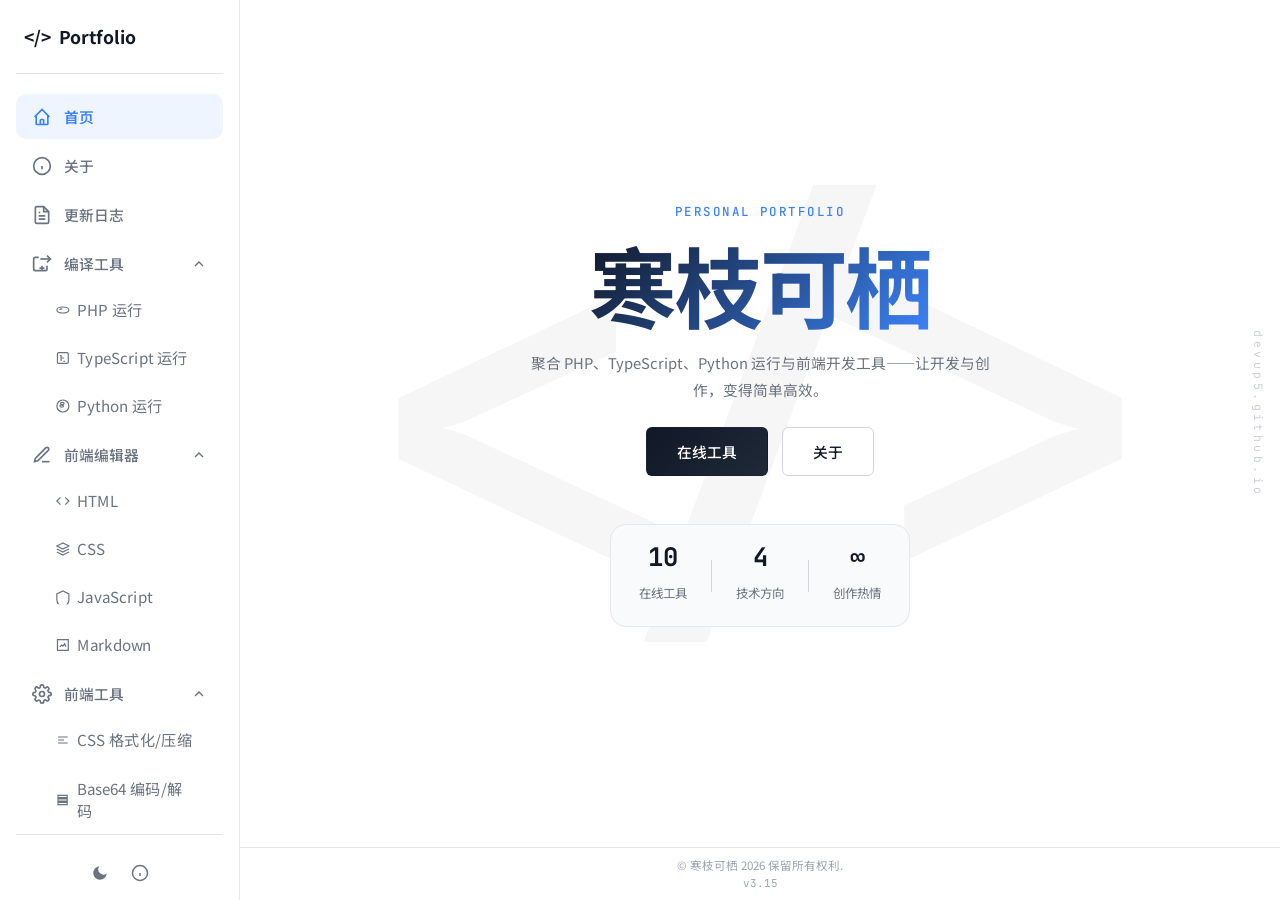
<file: index.html>
<!DOCTYPE html>
<html lang="zh-CN">
<head>
    <meta charset="UTF-8">
    <script>(function(){var s=localStorage.getItem('theme');var d=window.matchMedia('(prefers-color-scheme: dark)').matches;document.documentElement.setAttribute('data-theme',s||(d?'dark':'light'));})();</script>
    <meta name="viewport" content="width=device-width, initial-scale=1.0">
    <title>寒枝可栖 — Portfolio</title>
    <meta name="author" content="寒枝可栖">
    <meta name="robots" content="index, follow">
    <link rel="icon" href="home-icon.jpeg">
    <link rel="stylesheet" href="style/home.css">
    <link rel="stylesheet" href="style/visitor.css">
    <link rel="preconnect" href="https://fonts.googleapis.com" crossorigin>
    <link rel="preload" as="style" href="https://fonts.googleapis.com/css2?family=Noto+Sans+SC:wght@300;400;500;700&family=JetBrains+Mono:wght@400;500&display=swap" onload="this.onload=null;this.rel='stylesheet'">
    <noscript><link rel="stylesheet" href="https://fonts.googleapis.com/css2?family=Noto+Sans+SC:wght@300;400;500;700&family=JetBrains+Mono:wght@400;500&display=swap"></noscript>
</head>
<body>
    <div id="sidebarMount">
            <aside class="sidebar" id="sidebar">
                <div class="sidebar-top">
                    <button type="button" class="sidebar-logo" data-nav="//devup5.github.io/toolkit/home">
                        <span class="logo-mark">&lt;/&gt;</span>
                        <span class="logo-name">Portfolio</span>
                    </button>
                </div>
                <nav class="sidebar-nav">
                    <button type="button" class="sidebar-link active">
                        <svg viewBox="0 0 24 24" width="20" height="20" fill="none" stroke="currentColor" stroke-width="2"><path d="M3 12l2-2m0 0l7-7 7 7M5 10v10a1 1 0 001 1h3m10-11l2 2m-2-2v10a1 1 0 01-1 1h-3m-6 0a1 1 0 001-1v-4a1 1 0 011-1h2a1 1 0 011 1v4a1 1 0 001 1m-6 0h6"/></svg>
                        <span>首页</span>
                    </button>
                    <button type="button" class="sidebar-link" data-nav="//devup5.github.io/toolkit/home#about">
                        <svg viewBox="0 0 24 24" width="20" height="20" fill="none" stroke="currentColor" stroke-width="2"><circle cx="12" cy="12" r="10"/><path d="M12 16v-4M12 8h.01"/></svg>
                        <span>关于</span>
                    </button>
                    <button type="button" class="sidebar-link" data-nav="//devup5.github.io/toolkit/home#changelog">
                        <svg viewBox="0 0 24 24" width="20" height="20" fill="none" stroke="currentColor" stroke-width="2"><path d="M14 2H6a2 2 0 00-2 2v16a2 2 0 002 2h12a2 2 0 002-2V8z"/><path d="M14 2v6h6M16 13H8M16 17H8M10 9H8"/></svg>
                        <span>更新日志</span>
                    </button>
                    <div class="sidebar-dropdown open" id="dropdownCompile">
                        <button type="button" class="sidebar-link sidebar-dropdown-toggle" data-dropdown="compile">
                            <svg viewBox="0 0 24 24" width="20" height="20" fill="none" stroke="currentColor" stroke-width="2"><path d="M8 4H4a2 2 0 00-2 2v12a2 2 0 002 2h12a2 2 0 002-2v-4"/><path d="M18 2l4 4-4 4"/><path d="M22 6H10"/><path d="M12 14v6M9 17h6"/></svg>
                            <span>编译工具</span>
                            <svg class="dropdown-chevron" viewBox="0 0 24 24" width="16" height="16" fill="none" stroke="currentColor" stroke-width="2"><path d="M6 9l6 6 6-6"/></svg>
                        </button>
                        <div class="sidebar-dropdown-menu">
                            <button type="button" class="sidebar-sublink" data-nav="//devup5.github.io/toolkit/tools#php">
                                <svg viewBox="0 0 24 24" width="16" height="16" fill="none" stroke="currentColor" stroke-width="2"><ellipse cx="12" cy="12" rx="10" ry="5"/><path d="M7 12a2 2 0 012-2h2"/></svg>
                                <span>PHP 运行</span>
                            </button>
                            <button type="button" class="sidebar-sublink" data-nav="//devup5.github.io/toolkit/tools#typescript">
                                <svg viewBox="0 0 24 24" width="16" height="16" fill="none" stroke="currentColor" stroke-width="2"><rect x="3" y="3" width="18" height="18" rx="2"/><path d="M9 17V8H7M13 17c.5.5 2 .5 2.5 0M9 12h5"/></svg>
                                <span>TypeScript 运行</span>
                            </button>
                            <button type="button" class="sidebar-sublink" data-nav="//devup5.github.io/toolkit/tools#python">
                                <svg viewBox="0 0 24 24" width="16" height="16" fill="none" stroke="currentColor" stroke-width="2"><circle cx="12" cy="12" r="10"/><path d="M8 8c0-1.5 1.5-2 3-2s3 .5 3 2-1 2-3 2-3-.5-3-2z"/><path d="M10 14c1.5 0 3-.5 3-2s-1.5-2-3-2-3 .5-3 2 1.5 2 3 2z"/></svg>
                                <span>Python 运行</span>
                            </button>
                        </div>
                    </div>
                    <div class="sidebar-dropdown open" id="dropdownEditor">
                        <button type="button" class="sidebar-link sidebar-dropdown-toggle" data-dropdown="editor">
                            <svg viewBox="0 0 24 24" width="20" height="20" fill="none" stroke="currentColor" stroke-width="2"><path d="M12 20h9"/><path d="M16.5 3.5a2.121 2.121 0 013 3L7 19l-4 1 1-4L16.5 3.5z"/></svg>
                            <span>前端编辑器</span>
                            <svg class="dropdown-chevron" viewBox="0 0 24 24" width="16" height="16" fill="none" stroke="currentColor" stroke-width="2"><path d="M6 9l6 6 6-6"/></svg>
                        </button>
                        <div class="sidebar-dropdown-menu">
                            <button type="button" class="sidebar-sublink" data-nav="//devup5.github.io/toolkit/tools#html">
                                <svg viewBox="0 0 24 24" width="16" height="16" fill="none" stroke="currentColor" stroke-width="2"><polyline points="16 18 22 12 16 6"/><polyline points="8 6 2 12 8 18"/></svg>
                                <span>HTML</span>
                            </button>
                            <button type="button" class="sidebar-sublink" data-nav="//devup5.github.io/toolkit/tools#css">
                                <svg viewBox="0 0 24 24" width="16" height="16" fill="none" stroke="currentColor" stroke-width="2"><path d="M12 2L2 7l10 5 10-5-10-5z"/><path d="M2 17l10 5 10-5"/><path d="M2 12l10 5 10-5"/></svg>
                                <span>CSS</span>
                            </button>
                            <button type="button" class="sidebar-sublink" data-nav="//devup5.github.io/toolkit/tools#javascript">
                                <svg viewBox="0 0 24 24" width="16" height="16" fill="none" stroke="currentColor" stroke-width="2"><path d="M12 2L2 7v10c0 5.52 4.48 10 10 10s10-4.48 10-10V7L12 2z"/></svg>
                                <span>JavaScript</span>
                            </button>
                            <button type="button" class="sidebar-sublink" data-nav="//devup5.github.io/toolkit/tools#markdown">
                                <svg viewBox="0 0 24 24" width="16" height="16" fill="none" stroke="currentColor" stroke-width="2"><path d="M3 3h18v18H3zM7 15l3-3 2 2 3-4 2 5"/></svg>
                                <span>Markdown</span>
                            </button>
                        </div>
                    </div>
                    <div class="sidebar-dropdown open" id="dropdownFrontend">
                        <button type="button" class="sidebar-link sidebar-dropdown-toggle" data-dropdown="frontend">
                            <svg viewBox="0 0 24 24" width="20" height="20" fill="none" stroke="currentColor" stroke-width="2"><circle cx="12" cy="12" r="3"/><path d="M19.4 15a1.65 1.65 0 00.33 1.82l.06.06a2 2 0 010 2.83 2 2 0 01-2.83 0l-.06-.06a1.65 1.65 0 00-1.82-.33 1.65 1.65 0 00-1 1.51V21a2 2 0 01-4 0v-.09A1.65 1.65 0 009 19.4a1.65 1.65 0 00-1.82.33l-.06.06a2 2 0 01-2.83-2.83l.06-.06a1.65 1.65 0 00.33-1.82 1.65 1.65 0 00-1.51-1H3a2 2 0 010-4h.09A1.65 1.65 0 004.6 9a1.65 1.65 0 00-.33-1.82l-.06-.06a2 2 0 012.83-2.83l.06.06a1.65 1.65 0 001.82.33H9a1.65 1.65 0 001-1.51V3a2 2 0 014 0v.09a1.65 1.65 0 001 1.51 1.65 1.65 0 001.82-.33l.06-.06a2 2 0 012.83 2.83l-.06.06a1.65 1.65 0 00-.33 1.82V9a1.65 1.65 0 001.51 1H21a2 2 0 010 4h-.09a1.65 1.65 0 00-1.51 1z"/></svg>
                            <span>前端工具</span>
                            <svg class="dropdown-chevron" viewBox="0 0 24 24" width="16" height="16" fill="none" stroke="currentColor" stroke-width="2"><path d="M6 9l6 6 6-6"/></svg>
                        </button>
                        <div class="sidebar-dropdown-menu">
                            <button type="button" class="sidebar-sublink" data-nav="//devup5.github.io/toolkit/tools#css-fmt">
                                <svg viewBox="0 0 24 24" width="16" height="16" fill="none" stroke="currentColor" stroke-width="2"><path d="M4 7h16M4 12h10M4 17h16"/></svg>
                                <span>CSS 格式化/压缩</span>
                            </button>
                            <button type="button" class="sidebar-sublink" data-nav="//devup5.github.io/toolkit/tools#base64">
                                <svg viewBox="0 0 24 24" width="16" height="16" fill="none" stroke="currentColor" stroke-width="2"><path d="M4 4h16v4H4zM4 10h16v4H4zM4 16h16v4H4z"/><path d="M7 7h.01M7 13h.01M7 19h.01"/></svg>
                                <span>Base64 编码/解码</span>
                            </button>
                        </div>
                    </div>
                </nav>
                <div class="sidebar-bottom">
                    <div class="sidebar-links">
                        <button class="sidebar-icon-btn sidebar-theme" id="themeBtn" aria-label="切换主题" title="切换主题">
                            <svg class="ic-sun" viewBox="0 0 24 24" width="18" height="18"><circle cx="12" cy="12" r="5" fill="currentColor"/><path d="M12 1v2M12 21v2M4.22 4.22l1.42 1.42M18.36 18.36l1.42 1.42M1 12h2M21 12h2M4.22 19.78l1.42-1.42M18.36 5.64l1.42-1.42" stroke="currentColor" stroke-width="2" stroke-linecap="round"/></svg>
                            <svg class="ic-moon" viewBox="0 0 24 24" width="18" height="18"><path d="M21 12.79A9 9 0 1111.21 3 7 7 0 0021 12.79z" fill="currentColor"/></svg>
                        </button>
                        <button type="button" class="sidebar-icon-btn" data-nav="//devup5.github.io/toolkit/home#about" title="关于我">
                            <svg viewBox="0 0 24 24" width="18" height="18" fill="none" stroke="currentColor" stroke-width="2"><circle cx="12" cy="12" r="10"/><path d="M12 16v-4M12 8h.01"/></svg>
                        </button>
                    </div>
                    <p class="sidebar-copy">© 2026 devup5.github.io</p>
                </div>
                <button class="sidebar-burger" id="burger" aria-label="关闭菜单">
                    <svg viewBox="0 0 24 24" width="20" height="20" fill="none" stroke="currentColor" stroke-width="2"><path d="M18 6L6 18M6 6l12 12"/></svg>
                </button>
            </aside>
            <button class="sidebar-open-btn" id="sidebarOpen" aria-label="打开菜单">
                <svg viewBox="0 0 24 24" width="20" height="20" fill="none" stroke="currentColor" stroke-width="2"><path d="M3 12h18M3 6h18M3 18h18"/></svg>
            </button>
    </div>

    <div class="pages">
        <section class="page active">
            <div class="landing">
                <div class="landing-deco" aria-hidden="true">&lt;/&gt;</div>
                <div class="landing-brand-vertical" aria-hidden="true">devup5.github.io</div>
                <div class="landing-content">
                    <p class="landing-eyebrow">PERSONAL PORTFOLIO</p>
                    <h1 class="landing-title">
                        <span class="landing-title-fill">寒枝可栖</span>
                    </h1>
                    <p class="landing-desc">聚合 PHP、TypeScript、Python 运行与前端开发工具——让开发与创作，变得简单高效。</p>
                    <div class="landing-btns">
                        <button type="button" class="btn btn-dark" data-nav="//devup5.github.io/toolkit/tools#python">在线工具</button>
                        <button type="button" class="btn btn-light" data-nav="//devup5.github.io/toolkit/home#about">关于</button>
                    </div>
                    <div class="landing-stats">
                        <div class="stat-item">
                            <span class="stat-num">10</span>
                            <span class="stat-label">在线工具</span>
                        </div>
                        <div class="stat-sep"></div>
                        <div class="stat-item">
                            <span class="stat-num">4</span>
                            <span class="stat-label">技术方向</span>
                        </div>
                        <div class="stat-sep"></div>
                        <div class="stat-item">
                            <span class="stat-num">&infin;</span>
                            <span class="stat-label">创作热情</span>
                        </div>
                    </div>
                </div>
            </div>
        </section>
    </div>

    <div class="page-footer" id="pageFooter">
      <p>© 寒枝可栖 2026 保留所有权利.</p>
      <p>v3.15</p>
    </div>

    <script defer src="script/visitor.js"></script>
</body>
</html>
</file>
<file: style/home.css>
:root {color-scheme:light;--sidebar-w:240px;--footer-h:72px;--accent:#111827;--accent-2:#1f2937;--highlight:#3b82f6;--highlight-light:#60a5fa;--bg:#ffffff;--bg-alt:#f9fafb;--bg-card:#ffffff;--bg-input:#f3f4f6;--t1:#111827;--t2:#374151;--t3:#6b7280;--t4:#9ca3af;--line:#e5e7eb;--line-strong:#d1d5db;--sh-sm:0 1px 2px rgba(0,0,0,0.04);--sh-md:0 4px 12px rgba(0,0,0,0.06);--sh-lg:0 12px 28px rgba(0,0,0,0.1);--r-sm:6px;--r-md:10px;--r-lg:16px;--r-xl:20px;--r-full:999px;--sidebar-w:240px;--ease:cubic-bezier(0.4,0,0.2,1);--t-fast:150ms var(--ease);--t-base:250ms var(--ease);--t-slide:500ms var(--ease);}
[data-theme="dark"] {color-scheme:dark;--bg:#0f172a;--bg-alt:#1e293b;--bg-card:#1e293b;--bg-input:#334155;--t1:#f1f5f9;--t2:#cbd5e1;--t3:#94a3b8;--t4:#64748b;--line:#334155;--line-strong:#475569;--sh-sm:0 1px 2px rgba(0,0,0,0.3);--sh-md:0 4px 12px rgba(0,0,0,0.35);--sh-lg:0 12px 28px rgba(0,0,0,0.45);--highlight:#60a5fa;--highlight-light:#93c5fd;}
*,*::before,*::after {box-sizing:border-box;}
* {margin:0;padding:0;}
html,body {height:100%;overflow:hidden;}
html {background:var(--bg);}
body {font-family:'Noto Sans SC',-apple-system,BlinkMacSystemFont,sans-serif;font-size:18.4px;line-height:1.7;color:var(--t2);background:var(--bg);-webkit-font-smoothing:antialiased;}
img {max-width:100%;display:block;}
a {text-decoration:none;color:inherit;transition:color var(--t-fast);}
ul {list-style:none;}
button {font-family:inherit;cursor:pointer;border:none;background:none;color:inherit;}
iframe {border:none;}
textarea {font-family:inherit;}
::selection {background:var(--highlight);color:#fff;}
.sidebar {position:fixed;top:0;left:0;bottom:0;width:var(--sidebar-w);z-index:1000;background:var(--bg);border-right:1px solid var(--line);display:flex;flex-direction:column;padding:24px 16px;transition:transform var(--t-base);}
.sidebar-top {padding:0 8px 24px;border-bottom:1px solid var(--line);margin-bottom:20px;}
.sidebar-logo {display:flex;align-items:center;gap:8px;font-weight:700;font-size:1.1rem;color:var(--t1);cursor:pointer;font-family:inherit;background:none;border:none;padding:0;}
.sidebar-nav {display:flex;flex-direction:column;gap:4px;flex:1;}
.sidebar-link {display:flex;align-items:center;gap:12px;padding:12px 16px;font-size:0.92rem;font-weight:500;color:var(--t3);border-radius:var(--r-md);transition:all var(--t-fast);cursor:pointer;font-family:inherit;background:none;border:none;text-align:left;width:100%;}
.sidebar-link svg {flex-shrink:0;}
.sidebar-link:hover {color:var(--t1);background:var(--bg-alt);}
.sidebar-link.active {color:var(--highlight);background:rgba(59,130,246,0.08);font-weight:600;}
[data-theme="dark"] .sidebar-link.active {background:rgba(96,165,250,0.1);}
.sidebar-bottom {display:flex;flex-direction:column;align-items:center;gap:12px;padding-top:20px;border-top:1px solid var(--line);}
.sidebar-theme {width:36px;height:36px;display:flex;align-items:center;justify-content:center;border-radius:var(--r-sm);color:var(--t3);transition:all var(--t-fast);}
.sidebar-theme:hover {background:var(--bg-alt);color:var(--t1);}
.sidebar-links {display:flex;gap:4px;align-items:center;flex-wrap:wrap;justify-content:center;}
.sidebar-icon-btn {width:36px;height:36px;display:flex;align-items:center;justify-content:center;border-radius:var(--r-sm);color:var(--t3);transition:all var(--t-fast);}
.sidebar-icon-btn:hover {background:var(--bg-alt);color:var(--t1);}
.sidebar-copy {font-size:0.68rem;color:var(--t4);font-family:'JetBrains Mono',monospace;text-align:center;}
.sidebar-dropdown {display:flex;flex-direction:column;}
.sidebar-dropdown-toggle {justify-content:flex-start;position:relative;}
.sidebar-dropdown-toggle .dropdown-chevron {margin-left:auto;transition:transform var(--t-fast);flex-shrink:0;}
.sidebar-dropdown.open .dropdown-chevron {transform:rotate(180deg);}
.sidebar-dropdown-menu {display:none;flex-direction:column;padding-left:32px;gap:4px;margin-top:2px;margin-left:-5px;overflow:hidden;}
.sidebar-dropdown.open .sidebar-dropdown-menu {display:flex;animation:fadeIn 0.2s ease;}
.sidebar-sublink {display:flex;align-items:center;gap:8px;padding:10px 14px;font-size:1.05rem;color:var(--t3);border-radius:var(--r-sm);transition:all var(--t-fast);cursor:pointer;font-family:inherit;background:none;border:none;text-align:left;width:100%;text-decoration:none;transform:scale(0.903125);transform-origin:left center;}
.sidebar-sublink:hover {color:var(--t1);background:var(--bg-alt);}
.sidebar-sublink.active {color:var(--t2);font-weight:500;}
.sidebar-burger {display:none;}
.sidebar-open-btn {display:none;position:fixed;top:16px;left:16px;z-index:1001;width:40px;height:40px;align-items:center;justify-content:center;border-radius:var(--r-sm);background:var(--bg-card);border:1px solid var(--line);box-shadow:var(--sh-sm);color:var(--t1);}
.ic-sun {display:none;}
.ic-moon {display:block;}
[data-theme="dark"] .ic-sun {display:block;}
[data-theme="dark"] .ic-moon {display:none;}
.pages {position:relative;height:calc(100vh - var(--footer-h));margin-left:var(--sidebar-w);overflow:hidden;}
.page {position:absolute;inset:0;display:flex;align-items:center;justify-content:center;pointer-events:none;opacity:0;visibility:hidden;transition:opacity 0.3s ease;}
.page.active {pointer-events:auto;opacity:1;visibility:visible;}
.page-scroll {width:100%;height:100%;overflow-y:auto;padding:48px 0;display:flex;align-items:flex-start;}
.page-scroll::-webkit-scrollbar {width:6px;}
.page-scroll::-webkit-scrollbar-track {background:transparent;}
.page-scroll::-webkit-scrollbar-thumb {background:var(--line-strong);border-radius:3px;}
.container {max-width:1100px;margin:0 auto;padding:0 24px;width:100%;}
.landing {width:100%;height:100%;display:flex;align-items:center;justify-content:center;padding:0 24px;position:relative;overflow:hidden;}
.landing-deco {position:absolute;top:50%;left:50%;transform:translate(-50%,-50%);font-family:'JetBrains Mono',monospace;font-size:clamp(18rem,38vw,32rem);font-weight:700;color:var(--t1);opacity:0.03;pointer-events:none;user-select:none;white-space:nowrap;z-index:0;}
.landing-brand-vertical {position:absolute;right:12px;top:50%;transform:translateY(-50%);writing-mode:vertical-rl;font-family:'JetBrains Mono',monospace;font-size:0.72rem;color:var(--t4);letter-spacing:0.3em;opacity:0.5;pointer-events:none;user-select:none;}
.landing-content {text-align:center;max-width:680px;animation:fadeUp 0.8s var(--ease) backwards;position:relative;z-index:1;}
.landing-eyebrow {font-family:'JetBrains Mono',monospace;font-size:0.78rem;font-weight:500;color:var(--highlight);letter-spacing:0.2em;text-transform:uppercase;margin-bottom:16px;}
.landing-title {font-size:clamp(2.8rem,9vw,5.5rem);font-weight:700;letter-spacing:-0.03em;line-height:1.05;margin-bottom:20px;display:flex;flex-direction:column;align-items:center;gap:2px;}
.landing-title-fill {background:linear-gradient(135deg,var(--t1) 0%,var(--highlight) 100%);-webkit-background-clip:text;-webkit-text-fill-color:transparent;background-clip:text;}
.landing-title-outline {-webkit-text-stroke:2px var(--t1);-webkit-text-fill-color:transparent;color:transparent;font-size:0.45em;font-weight:700;letter-spacing:0.08em;}
[data-theme="dark"] .landing-title-outline {-webkit-text-stroke-color:var(--t1);}
.landing-desc {font-size:0.92rem;color:var(--t3);line-height:1.8;margin-bottom:24px;max-width:480px;margin-left:auto;margin-right:auto;}
.landing-search-wrap {max-width:520px;margin:0 auto 32px;position:relative;}
.landing-search {display:flex;align-items:center;gap:10px;padding:0 18px;height:52px;border:1.5px solid var(--line-strong);border-radius:var(--r-full);background:var(--bg-card);box-shadow:var(--sh-md);transition:border-color var(--t-fast),box-shadow var(--t-fast);}
.landing-search:focus-within {border-color:var(--highlight);box-shadow:0 0 0 4px rgba(59,130,246,0.1);}
[data-theme="dark"] .landing-search:focus-within {box-shadow:0 0 0 4px rgba(96,165,250,0.15);}
.landing-search-icon {color:var(--t4);flex-shrink:0;}
.landing-search-input {flex:1;border:none;outline:none;background:transparent;color:var(--t1);font-size:0.95rem;font-family:inherit;height:100%;}
.landing-search-input::placeholder {color:var(--t4);}
.landing-search-kbd {font-family:'JetBrains Mono',monospace;font-size:0.7rem;font-weight:600;color:var(--t4);background:var(--bg-input);padding:3px 8px;border-radius:var(--r-sm);border:1px solid var(--line);flex-shrink:0;}
.landing-search-results {position:absolute;top:calc(100% + 8px);left:0;right:0;background:var(--bg-card);border:1px solid var(--line);border-radius:var(--r-md);box-shadow:var(--sh-lg);overflow:hidden;z-index:100;display:none;flex-direction:column;}
.landing-search-results.show {display:flex;animation:fadeUp 0.2s var(--ease);}
.landing-search-item {display:flex;align-items:center;gap:12px;padding:12px 16px;cursor:pointer;transition:background var(--t-fast);border-bottom:1px solid var(--line);}
.landing-search-item:last-child {border-bottom:none;}
.landing-search-item:hover {background:var(--bg-alt);}
.landing-search-item-icon {width:32px;height:32px;display:flex;align-items:center;justify-content:center;border-radius:var(--r-sm);background:var(--bg-input);flex-shrink:0;}
.landing-search-item-info {display:flex;flex-direction:column;gap:2px;}
.landing-search-item-name {font-size:0.88rem;font-weight:500;color:var(--t1);}
.landing-search-item-desc {font-size:0.76rem;color:var(--t4);}
.landing-search-item-web {font-size:0.82rem;color:var(--t3);padding:12px 16px;cursor:pointer;transition:background var(--t-fast);}
.landing-search-item-web:hover {background:var(--bg-alt);}
.landing-search-item-web span {color:var(--highlight);}
.landing-btns {display:flex;gap:14px;justify-content:center;margin-bottom:48px;}
.landing-stats {display:inline-flex;align-items:center;gap:24px;padding:20px 28px;border-radius:var(--r-lg);background:var(--bg-alt);border:1px solid var(--line);}
.stat-item {text-align:center;}
.stat-num {display:block;font-size:1.6rem;font-weight:700;color:var(--t1);line-height:1;margin-bottom:4px;font-family:'JetBrains Mono',monospace;}
.stat-label {font-size:0.78rem;color:var(--t3);}
.stat-sep {width:1px;height:32px;background:var(--line-strong);}
.btn {display:inline-flex;align-items:center;justify-content:center;gap:8px;padding:13px 30px;font-size:0.92rem;font-weight:500;border-radius:var(--r-sm);transition:all var(--t-base);white-space:nowrap;border:1.5px solid transparent;cursor:pointer;position:relative;overflow:hidden;font-family:inherit;}
.btn-dark {background:linear-gradient(135deg,var(--accent) 0%,var(--accent-2) 100%);color:#fff;}
[data-theme="dark"] .btn-dark {background:linear-gradient(135deg,var(--highlight) 0%,#818cf8 100%);color:#0f172a;}
.btn-dark:hover {transform:translateY(-2px);box-shadow:0 8px 24px rgba(59,130,246,0.3);}
.btn-dark::after {content:'';position:absolute;top:0;left:-100%;width:100%;height:100%;background:linear-gradient(90deg,transparent,rgba(255,255,255,0.15),transparent);transition:left 0.5s ease;}
.btn-dark:hover::after {left:100%;}
.btn-light {background:transparent;color:var(--t1);border-color:var(--line-strong);}
.btn-light:hover {border-color:var(--accent);color:var(--accent);transform:translateY(-2px);box-shadow:var(--sh-md);}
[data-theme="dark"] .btn-light:hover {border-color:var(--highlight);color:var(--highlight);}
.try-wrap {width:100%;height:100%;display:flex;padding:20px 24px;}
.try-sidebar {width:240px;flex-shrink:0;display:flex;flex-direction:column;gap:12px;}
.try-title {font-size:0.82rem;font-weight:600;color:var(--t4);text-transform:uppercase;letter-spacing:0.08em;margin-bottom:4px;padding-left:4px;}
.tool-btn {display:flex;align-items:center;gap:12px;padding:14px 16px;border-radius:var(--r-md);border:1px solid var(--line);background:var(--bg-card);transition:all var(--t-base);text-align:left;width:100%;}
.tool-btn:hover {border-color:var(--highlight);transform:translateX(4px);}
.tool-btn.active {border-color:var(--highlight);background:rgba(59,130,246,0.06);}
.tool-btn.active .tool-name {color:var(--highlight);}
.tool-icon {width:40px;height:40px;display:flex;align-items:center;justify-content:center;font-size:1.3rem;background:var(--bg-input);border-radius:var(--r-sm);flex-shrink:0;}
.tool-info {display:flex;flex-direction:column;}
.tool-name {font-size:0.92rem;font-weight:600;color:var(--t1);}
.tool-desc {font-size:0.76rem;color:var(--t4);}
.try-main {flex:1;display:flex;flex-direction:column;min-width:0;border-radius:var(--r-lg);overflow:hidden;border:1px solid var(--line);background:var(--bg-card);box-shadow:var(--sh-sm);position:relative;}
.try-panel {position:absolute;inset:0;display:flex;flex-direction:column;opacity:0;visibility:hidden;transition:opacity var(--t-base);}
.try-panel.active {opacity:1;visibility:visible;}
.try-toolbar {display:flex;align-items:center;justify-content:space-between;padding:10px 16px;background:var(--bg-alt);border-bottom:1px solid var(--line);flex-shrink:0;}
.try-url {font-family:'JetBrains Mono',monospace;font-size:0.82rem;color:var(--t3);}
.try-run {display:inline-flex;align-items:center;gap:6px;padding:6px 16px;font-size:0.82rem;font-weight:600;color:#fff;background:#10b981;border-radius:var(--r-sm);transition:all var(--t-fast);white-space:nowrap;}
.try-run:hover {background:#059669;transform:translateY(-1px);}
.try-run:active {transform:translateY(0);}
.try-run:disabled {opacity:0.6;cursor:not-allowed;}
.py-actions {display:flex;align-items:center;gap:8px;}
.py-engine-select {padding:6px 10px;border-radius:var(--r-sm);border:1px solid var(--line);background:var(--bg-input);color:var(--t2);font-size:0.8rem;cursor:pointer;font-family:inherit;transition:border-color var(--t-fast);}
.py-engine-select:hover {border-color:var(--highlight);}
.py-engine-select:focus {outline:none;border-color:var(--highlight);}
.web-preview {width:100%;height:100%;border:none;background:#fff;border-radius:0 0 var(--r-lg) 0;}
.py-wrap {flex:1;display:flex;overflow:hidden;}
.py-editor-area {flex:1;display:flex;flex-direction:column;border-right:1px solid var(--line);min-width:0;}
.py-editor-header {padding:8px 16px;font-family:'JetBrains Mono',monospace;font-size:0.78rem;color:var(--t4);background:var(--bg-alt);border-bottom:1px solid var(--line);flex-shrink:0;}
.code-editor-wrap {flex:1;position:relative;overflow:hidden;}
.code-highlight {position:absolute;inset:0;margin:0;padding:16px;font-family:'JetBrains Mono',monospace;font-size:0.88rem;line-height:1.6;tab-size:2;overflow:auto;pointer-events:none;background:transparent;white-space:pre;}
.code-highlight code {font-family:inherit;background:transparent;padding:0;}
.code-highlight::-webkit-scrollbar {width:6px;height:6px;}
.code-highlight::-webkit-scrollbar-thumb {background:var(--line-strong);border-radius:3px;}
.code-editor-wrap > textarea {position:absolute;inset:0;width:100%;height:100%;padding:16px;border:none;outline:none;resize:none;background:transparent;color:transparent;caret-color:var(--t1);font-family:'JetBrains Mono',monospace;font-size:0.88rem;line-height:1.6;tab-size:2;white-space:pre;overflow:auto;z-index:1;}
.code-editor-wrap > textarea::placeholder {color:var(--t4);}
.code-editor-wrap > textarea::-webkit-scrollbar {width:6px;height:6px;}
.code-editor-wrap > textarea::-webkit-scrollbar-thumb {background:var(--line-strong);border-radius:3px;}
#pyCode {tab-size:4;}
#pyHighlight {tab-size:4;}
.token.keyword,.token.boolean,.token.class-name {color:#c678dd;}
.token.string,.token.triple-quoted-string,.token.string-interpolation {color:#98c379;}
.token.comment {color:#7c8db5;font-style:italic;}
.token.number {color:#d19a66;}
.token.function {color:#61afef;}
.token.builtin,.token.class-name-builtin {color:#56b6c2;}
.token.operator {color:#56b6c2;background:transparent;}
.token.punctuation {color:var(--t3);}
.token.decorator,.token.decorator .punctuation {color:#e5c07b;}
.token.function .punctuation {color:var(--t3);}
.py-output-area {width:340px;flex-shrink:0;display:flex;flex-direction:column;}
.py-output-header {padding:8px 16px;font-family:'JetBrains Mono',monospace;font-size:0.78rem;color:var(--t4);background:var(--bg-alt);border-bottom:1px solid var(--line);flex-shrink:0;}
.py-output {flex:1;padding:16px;overflow-y:auto;font-family:'JetBrains Mono',monospace;font-size:0.85rem;line-height:1.6;color:var(--t1);white-space:pre-wrap;word-break:break-all;}
.py-output::-webkit-scrollbar {width:6px;}
.py-output::-webkit-scrollbar-thumb {background:var(--line-strong);border-radius:3px;}
.py-placeholder {color:var(--t4);}
.py-output .py-err {color:#ef4444;}
.py-output .py-success {color:#10b981;}
.py-loading {color:var(--t4);font-style:italic;}
.py-input-wrap {display:flex;align-items:center;margin:4px 0;}
.py-input-field {flex:1;padding:6px 10px;border:1px solid var(--highlight);border-radius:var(--r-sm);background:var(--bg);color:var(--t1);font-family:'JetBrains Mono',monospace;font-size:0.85rem;outline:none;box-shadow:0 0 0 2px rgba(59,130,246,0.1);}
[data-theme="dark"] .py-input-field {box-shadow:0 0 0 2px rgba(96,165,250,0.15);}
.py-input-field:focus {border-color:var(--highlight);box-shadow:0 0 0 3px rgba(59,130,246,0.15);}
.md-actions {display:flex;gap:8px;}
.md-btn {display:inline-flex;align-items:center;gap:5px;padding:5px 12px;font-size:0.78rem;font-weight:500;color:var(--t3);border:1px solid var(--line-strong);border-radius:var(--r-sm);transition:all var(--t-fast);white-space:nowrap;}
.md-btn:hover {color:var(--highlight);border-color:var(--highlight);}
.md-wrap {flex:1;display:flex;overflow:hidden;}
.md-editor-area {flex:1;display:flex;flex-direction:column;border-right:1px solid var(--line);min-width:0;}
.md-editor-header {padding:8px 16px;font-family:'JetBrains Mono',monospace;font-size:0.78rem;color:var(--t4);background:var(--bg-alt);border-bottom:1px solid var(--line);flex-shrink:0;}
.md-preview-area {width:50%;flex-shrink:0;display:flex;flex-direction:column;max-width:520px;}
.md-preview-header {padding:8px 16px;font-family:'JetBrains Mono',monospace;font-size:0.78rem;color:var(--t4);background:var(--bg-alt);border-bottom:1px solid var(--line);flex-shrink:0;}
.md-preview {flex:1;padding:20px 24px;overflow-y:auto;font-size:0.9rem;line-height:1.8;color:var(--t2);}
.md-preview::-webkit-scrollbar {width:6px;}
.md-preview::-webkit-scrollbar-thumb {background:var(--line-strong);border-radius:3px;}
.md-preview h1 {font-size:1.6rem;font-weight:700;color:var(--t1);margin:16px 0 10px;}
.md-preview h2 {font-size:1.3rem;font-weight:600;color:var(--t1);margin:14px 0 8px;}
.md-preview h3 {font-size:1.1rem;font-weight:600;color:var(--t1);margin:12px 0 6px;}
.md-preview p {margin-bottom:10px;}
.md-preview ul,.md-preview ol {margin:8px 0 12px 20px;}
.md-preview li {margin-bottom:4px;}
.md-preview blockquote {margin:10px 0;padding:8px 16px;border-left:3px solid var(--highlight);background:var(--bg-alt);border-radius:0 var(--r-sm) var(--r-sm) 0;color:var(--t3);}
.md-preview code {font-family:'JetBrains Mono',monospace;font-size:0.85rem;padding:2px 6px;background:var(--bg-input);border-radius:var(--r-sm);color:var(--t1);}
.md-preview pre {margin:10px 0;padding:14px;background:var(--bg-alt);border-radius:var(--r-sm);overflow-x:auto;border:1px solid var(--line);}
.md-preview pre code {padding:0;background:transparent;border:none;}
.md-preview table {margin:10px 0;border-collapse:collapse;width:100%;}
.md-preview th,.md-preview td {border:1px solid var(--line);padding:8px 12px;text-align:left;}
.md-preview th {background:var(--bg-alt);font-weight:600;color:var(--t1);}
.md-preview a {color:var(--highlight);text-decoration:underline;}
.md-preview hr {border:none;border-top:1px solid var(--line);margin:16px 0;}
.md-preview img {max-width:100%;border-radius:var(--r-sm);margin:10px 0;}
.md-preview strong {font-weight:700;color:var(--t1);}
.td-wrap {flex:1;display:flex;overflow:hidden;}
.td-input-area {flex:1;display:flex;flex-direction:column;border-right:1px solid var(--line);min-width:0;}
.td-form {display:flex;gap:16px;padding:12px 16px;background:var(--bg-alt);border-bottom:1px solid var(--line);flex-shrink:0;flex-wrap:wrap;}
.td-field {display:flex;flex-direction:column;gap:4px;}
.td-field label {font-size:0.72rem;color:var(--t4);font-weight:500;}
.td-field input,.td-field select {padding:6px 10px;border:1px solid var(--line-strong);border-radius:var(--r-sm);background:var(--bg);color:var(--t1);font-size:0.82rem;font-family:'JetBrains Mono',monospace;outline:none;transition:border var(--t-fast);min-width:120px;}
.td-field input:focus,.td-field select:focus {border-color:var(--highlight);}
.td-editor-header,.td-preview-header {padding:8px 16px;font-family:'JetBrains Mono',monospace;font-size:0.78rem;color:var(--t4);background:var(--bg-alt);border-bottom:1px solid var(--line);flex-shrink:0;}
#tdInput {flex:1;width:100%;padding:16px;border:none;outline:none;resize:none;background:var(--bg);color:var(--t1);font-family:'JetBrains Mono',monospace;font-size:0.88rem;line-height:1.7;tab-size:2;min-height:80px;}
#tdInput::-webkit-scrollbar {width:6px;}
#tdInput::-webkit-scrollbar-thumb {background:var(--line-strong);border-radius:3px;}
.td-preview {flex-shrink:0;max-height:120px;overflow-y:auto;padding:12px 16px;font-family:'JetBrains Mono',monospace;font-size:0.88rem;line-height:1.8;color:var(--t1);white-space:pre-wrap;word-break:break-word;background:var(--bg);}
.td-preview::-webkit-scrollbar {width:6px;}
.td-preview::-webkit-scrollbar-thumb {background:var(--line-strong);border-radius:3px;}
.td-output-area {width:340px;flex-shrink:0;display:flex;flex-direction:column;}
.td-output-header {padding:8px 16px;font-family:'JetBrains Mono',monospace;font-size:0.78rem;color:var(--t4);background:var(--bg-alt);border-bottom:1px solid var(--line);flex-shrink:0;}
.td-output {flex:1;padding:16px;overflow-y:auto;font-family:'JetBrains Mono',monospace;font-size:0.82rem;line-height:1.6;color:var(--t1);white-space:pre-wrap;word-break:break-all;}
.td-output::-webkit-scrollbar {width:6px;}
.td-output::-webkit-scrollbar-thumb {background:var(--line-strong);border-radius:3px;}
.td-placeholder {color:var(--t4);}
.td-actions {display:flex;gap:8px;}
.tv-wrap {flex:1;display:flex;overflow:hidden;}
.tv-list-area {width:380px;flex-shrink:0;display:flex;flex-direction:column;border-right:1px solid var(--line);min-width:0;}
.tv-config-bar {display:flex;gap:12px;padding:12px 16px;background:var(--bg-alt);border-bottom:1px solid var(--line);flex-shrink:0;flex-wrap:wrap;}
.tv-field {display:flex;flex-direction:column;gap:4px;}
.tv-field label {font-size:0.72rem;color:var(--t4);font-weight:500;}
.tv-field input,.tv-field select {padding:6px 10px;border:1px solid var(--line-strong);border-radius:var(--r-sm);background:var(--bg);color:var(--t1);font-size:0.82rem;font-family:'JetBrains Mono',monospace;outline:none;transition:border var(--t-fast);min-width:100px;}
.tv-field input:focus,.tv-field select:focus {border-color:var(--highlight);}
.tv-list-header {display:flex;align-items:center;justify-content:space-between;padding:8px 16px;font-family:'JetBrains Mono',monospace;font-size:0.78rem;color:var(--t4);background:var(--bg-alt);border-bottom:1px solid var(--line);flex-shrink:0;}
.tv-elem-list {flex:1;overflow-y:auto;padding:8px;}
.tv-elem-list::-webkit-scrollbar {width:6px;}
.tv-elem-list::-webkit-scrollbar-thumb {background:var(--line-strong);border-radius:3px;}
.tv-empty {text-align:center;color:var(--t4);font-size:0.85rem;padding:40px 16px;}
.tv-elem-card {display:flex;align-items:center;gap:10px;padding:10px 12px;border:1px solid var(--line);border-radius:var(--r-sm);background:var(--bg-card);margin-bottom:8px;transition:all var(--t-fast);animation:fadeUp 0.3s var(--ease);}
.tv-elem-card:hover {border-color:var(--highlight);box-shadow:var(--sh-sm);}
.tv-elem-type {font-size:0.7rem;font-weight:700;font-family:'JetBrains Mono',monospace;padding:3px 8px;border-radius:var(--r-sm);flex-shrink:0;letter-spacing:0.05em;}
.tv-elem-type-text {background:rgba(59,130,246,0.1);color:#3b82f6;}
.tv-elem-type-sel {background:rgba(16,185,129,0.1);color:#10b981;}
.tv-elem-type-scr {background:rgba(245,158,11,0.1);color:#f59e0b;}
.tv-elem-content {flex:1;min-width:0;}
.tv-elem-value {font-family:'JetBrains Mono',monospace;font-size:0.82rem;color:var(--t1);white-space:nowrap;overflow:hidden;text-overflow:ellipsis;}
.tv-elem-sub {font-size:0.72rem;color:var(--t4);margin-top:2px;}
.tv-elem-actions {display:flex;gap:4px;flex-shrink:0;}
.tv-elem-btn {width:28px;height:28px;display:flex;align-items:center;justify-content:center;border-radius:var(--r-sm);color:var(--t3);transition:all var(--t-fast);font-size:0.75rem;}
.tv-elem-btn:hover {background:var(--bg-alt);color:var(--t1);}
.tv-elem-btn.danger:hover {color:#ef4444;}
.tv-output-area {flex:1;display:flex;flex-direction:column;min-width:0;}
.tv-preview-section,.tv-json-section,.tv-cmd-section {display:flex;flex-direction:column;border-bottom:1px solid var(--line);}
.tv-preview-section {flex:0 0 auto;}
.tv-json-section {flex:1;min-height:0;}
.tv-cmd-section {border-bottom:none;flex:0 0 auto;}
.tv-section-header {display:flex;align-items:center;justify-content:space-between;padding:8px 16px;font-family:'JetBrains Mono',monospace;font-size:0.78rem;color:var(--t4);background:var(--bg-alt);border-bottom:1px solid var(--line);flex-shrink:0;}
.tv-section-btns {display:flex;gap:6px;}
.tv-char-count {font-size:0.72rem;color:var(--t4);}
.tv-preview {padding:16px;background:#1a1a2e;min-height:60px;max-height:100px;overflow-y:auto;display:flex;align-items:center;justify-content:center;font-family:'JetBrains Mono',monospace;font-size:0.92rem;line-height:1.8;color:#fff;white-space:pre-wrap;word-break:break-word;}
.tv-preview::-webkit-scrollbar {width:6px;}
.tv-preview::-webkit-scrollbar-thumb {background:#444;border-radius:3px;}
.tv-json-output {flex:1;overflow-y:auto;padding:12px 16px;font-family:'JetBrains Mono',monospace;font-size:0.8rem;line-height:1.6;color:var(--t1);white-space:pre-wrap;word-break:break-all;}
.tv-json-output::-webkit-scrollbar {width:6px;}
.tv-json-output::-webkit-scrollbar-thumb {background:var(--line-strong);border-radius:3px;}
.tv-cmd-output {padding:12px 16px;font-family:'JetBrains Mono',monospace;font-size:0.78rem;line-height:1.6;color:var(--t1);white-space:pre-wrap;word-break:break-all;max-height:80px;overflow-y:auto;}
.tv-cmd-output::-webkit-scrollbar {width:6px;}
.tv-cmd-output::-webkit-scrollbar-thumb {background:var(--line-strong);border-radius:3px;}
.tv-actions {display:flex;gap:8px;flex-wrap:wrap;}
.tv-modal-overlay {position:fixed;inset:0;background:rgba(0,0,0,0.5);z-index:2000;display:flex;align-items:center;justify-content:center;animation:fadeIn 0.2s ease;}
.tv-modal {background:var(--bg);border-radius:var(--r-lg);box-shadow:var(--sh-lg);width:420px;max-width:90vw;overflow:hidden;animation:fadeUp 0.3s var(--ease);}
.tv-modal-header {display:flex;align-items:center;justify-content:space-between;padding:16px 20px;border-bottom:1px solid var(--line);}
.tv-modal-title {font-size:1rem;font-weight:600;color:var(--t1);}
.tv-modal-close {width:32px;height:32px;display:flex;align-items:center;justify-content:center;border-radius:var(--r-sm);color:var(--t3);transition:all var(--t-fast);}
.tv-modal-close:hover {background:var(--bg-alt);color:var(--t1);}
.tv-modal-body {padding:20px;}
.tv-modal-field {margin-bottom:16px;}
.tv-modal-field label {display:block;font-size:0.82rem;font-weight:500;color:var(--t2);margin-bottom:6px;}
.tv-modal-field input,.tv-modal-field select {width:100%;padding:10px 12px;border:1px solid var(--line-strong);border-radius:var(--r-sm);background:var(--bg);color:var(--t1);font-size:0.88rem;font-family:'JetBrains Mono',monospace;outline:none;transition:border var(--t-fast);}
.tv-modal-field input:focus,.tv-modal-field select:focus {border-color:var(--highlight);}
.tv-modal-footer {display:flex;justify-content:flex-end;gap:10px;padding:16px 20px;border-top:1px solid var(--line);}
.tv-modal-btn {padding:8px 20px;font-size:0.88rem;border-radius:var(--r-sm);transition:all var(--t-fast);}
.tv-modal-cancel {border:1px solid var(--line-strong);color:var(--t2);background:var(--bg);}
.tv-modal-cancel:hover {background:var(--bg-alt);}
.tv-modal-save {background:var(--accent);color:#fff;border:1px solid var(--accent);}
[data-theme="dark"] .tv-modal-save {background:var(--highlight);border-color:var(--highlight);color:#0f172a;}
.tv-modal-save:hover {opacity:0.9;}
@keyframes fadeIn {from {opacity:0;}
to {opacity:1;}
;}
.sites-grid {display:grid;grid-template-columns:repeat(auto-fill,minmax(280px,1fr));gap:20px;padding-bottom:40px;}
.site-card {display:flex;flex-direction:column;align-items:center;text-align:center;padding:32px 24px;border:1px solid var(--line);border-radius:var(--r-lg);background:var(--bg-card);transition:all var(--t-base);text-decoration:none;color:inherit;}
.site-card:hover {transform:translateY(-6px);box-shadow:var(--sh-lg);border-color:var(--highlight);}
.site-card-icon {width:64px;height:64px;display:flex;align-items:center;justify-content:center;border-radius:var(--r-md);background:var(--bg-alt);margin-bottom:16px;color:var(--highlight);transition:all var(--t-base);}
.site-card:hover .site-card-icon {transform:scale(1.1);background:rgba(59,130,246,0.1);}
[data-theme="dark"] .site-card:hover .site-card-icon {background:rgba(96,165,250,0.15);}
.site-card-name {font-size:1rem;font-weight:600;color:var(--t1);margin-bottom:4px;}
.site-card-url {font-size:0.78rem;color:var(--t4);font-family:'JetBrains Mono',monospace;margin-bottom:12px;}
.site-card-desc {font-size:0.82rem;color:var(--t3);line-height:1.6;}
.about-hero {display:flex;align-items:center;gap:40px;margin-bottom:64px;position:relative;min-height:280px;}
.about-hero-left {flex:1;min-width:0;}
.about-hero-right {flex:0 0 200px;display:flex;align-items:center;justify-content:center;}
.about-deco {font-family:'JetBrains Mono',monospace;font-size:8rem;font-weight:700;color:var(--t1);opacity:0.04;user-select:none;}
.about-deco-patch {font-size:0.45em;}
.about-eyebrow {font-family:'JetBrains Mono',monospace;font-size:0.78rem;font-weight:500;color:var(--highlight);letter-spacing:0.2em;text-transform:uppercase;margin-bottom:12px;}
.about-title {font-size:clamp(3.17rem,8.64vw,5.04rem);font-weight:700;letter-spacing:-0.02em;line-height:1.1;margin-bottom:16px;display:flex;flex-direction:column;gap:4px;}
.about-title-fill {background:linear-gradient(135deg,var(--t1) 0%,var(--highlight) 100%);-webkit-background-clip:text;-webkit-text-fill-color:transparent;background-clip:text;}
.about-title-outline {-webkit-text-stroke:2px var(--t1);-webkit-text-fill-color:transparent;color:transparent;font-size:0.5em;font-weight:700;letter-spacing:0.08em;}
.about-desc {font-size:0.92rem;color:var(--t3);line-height:1.8;margin-bottom:28px;max-width:480px;}
.about-btns {display:flex;gap:12px;}
.about-stats {display:flex;align-items:flex-end;justify-content:space-between;flex-wrap:wrap;gap:32px 48px;padding-bottom:40px;margin-bottom:56px;border-bottom:1px solid var(--line);}
.about-stats-hero {display:flex;flex-direction:column;gap:6px;}
.about-stats-label {font-size:0.8rem;color:var(--t3);letter-spacing:0.08em;}
.about-stats-big {font-family:'JetBrains Mono',monospace;font-size:clamp(3rem,6vw,4.4rem);font-weight:700;line-height:1.05;color:var(--t1);letter-spacing:-0.02em;font-variant-numeric:tabular-nums;}
.about-stats-bar {width:56px;height:3px;background:var(--t1);margin-top:12px;border-radius:2px;}
.about-stats-grid {display:grid;grid-template-columns:repeat(3,minmax(110px,1fr));gap:28px 40px;}
.about-stat-item {display:flex;flex-direction:column;gap:8px;}
.about-stat-label {font-size:0.78rem;color:var(--t3);letter-spacing:0.05em;}
.about-stat-value {font-family:'JetBrains Mono',monospace;font-size:1.85rem;font-weight:600;line-height:1.1;color:var(--t1);font-variant-numeric:tabular-nums;}
.about-section {margin-bottom:56px;}
.about-tech-grid {display:grid;grid-template-columns:repeat(auto-fill,minmax(200px,1fr));gap:16px;}
.about-tech-card {display:flex;flex-direction:column;align-items:center;gap:8px;padding:28px 20px;border:1px solid var(--line);border-radius:var(--r-lg);background:var(--bg-card);transition:all var(--t-base);text-align:center;}
.about-tech-card:hover {transform:translateY(-4px);box-shadow:var(--sh-md);border-color:var(--highlight);}
.about-tech-icon {font-size:2rem;}
.about-tech-name {font-size:1rem;font-weight:600;color:var(--t1);}
.about-tech-detail {font-size:0.8rem;color:var(--t4);font-family:'JetBrains Mono',monospace;}
.about-tool-list {display:grid;grid-template-columns:repeat(auto-fill,minmax(300px,1fr));gap:12px;}
.about-tool-item {display:flex;align-items:center;gap:16px;padding:16px 20px;border:1px solid var(--line);border-radius:var(--r-md);background:var(--bg-card);transition:all var(--t-fast);}
.about-tool-item:hover {border-color:var(--highlight);transform:translateY(-2px);box-shadow:var(--sh-md);}
.about-tool-icon {font-size:1.5rem;flex-shrink:0;width:48px;height:48px;display:flex;align-items:center;justify-content:center;background:var(--bg-alt);border-radius:var(--r-md);}
.about-tool-info {display:flex;flex-direction:column;gap:2px;}
.about-tool-name {font-size:0.95rem;font-weight:600;color:var(--t1);}
.about-tool-desc {font-size:0.82rem;color:var(--t3);}
.about-bio {margin-bottom:24px;}
.about-bio p {font-size:0.95rem;color:var(--t2);line-height:2;margin-bottom:8px;}
.about-features-grid {display:grid;grid-template-columns:repeat(auto-fill,minmax(240px,1fr));gap:20px;}
.about-feature-card {display:flex;flex-direction:column;align-items:flex-start;gap:10px;padding:32px 28px;border:1px solid var(--line);border-radius:var(--r-lg);background:var(--bg-card);transition:all var(--t-base);position:relative;overflow:hidden;}
.about-feature-card:hover {transform:translateY(-6px);box-shadow:var(--sh-md);border-color:var(--highlight);}
.about-feature-icon {width:52px;height:52px;display:flex;align-items:center;justify-content:center;border-radius:var(--r-md);background:rgba(59,130,246,0.08);color:var(--highlight);}
[data-theme="dark"] .about-feature-icon {background:rgba(96,165,250,0.12);}
.about-feature-num {position:absolute;top:20px;right:24px;font-family:'JetBrains Mono',monospace;font-size:0.78rem;font-weight:600;color:var(--t4);opacity:0.5;}
.about-feature-name {font-size:1.1rem;font-weight:700;color:var(--t1);}
.about-feature-desc {font-size:0.85rem;color:var(--t3);line-height:1.7;}
.about-feedback {display:flex;align-items:center;justify-content:space-between;gap:32px;flex-wrap:wrap;}
.about-feedback-left {display:flex;flex-direction:column;gap:4px;}
.about-feedback-line {font-size:1.05rem;font-weight:600;color:var(--t2);}
.about-feedback-arrow {font-size:0.88rem;color:var(--t4);margin-top:4px;}
.about-feedback-btn {padding:14px 36px;font-size:1rem;}
.about-links {display:flex;gap:12px;}
.about-link-btn {display:inline-flex;align-items:center;gap:8px;padding:10px 20px;font-size:0.88rem;font-weight:500;color:var(--t2);border:1px solid var(--line-strong);border-radius:var(--r-sm);transition:all var(--t-fast);background:var(--bg-card);}
.about-link-btn:hover {border-color:var(--accent);color:var(--accent);transform:translateY(-2px);box-shadow:var(--sh-sm);}
[data-theme="dark"] .about-link-btn:hover {border-color:var(--highlight);color:var(--highlight);}
.about-footer-note {text-align:center;padding:32px 0;}
.about-footer-note p {font-size:0.82rem;color:var(--t4);font-family:'JetBrains Mono',monospace;}
.changelog-overlay {position:fixed;inset:0;background:rgba(0,0,0,0.6);z-index:5000;display:flex;align-items:center;justify-content:center;opacity:0;visibility:hidden;transition:opacity 0.3s ease,visibility 0.3s ease;backdrop-filter:blur(4px);}
.changelog-overlay.show {opacity:1;visibility:visible;}
.changelog-modal {background:var(--bg);border-radius:var(--r-xl);box-shadow:0 24px 64px rgba(0,0,0,0.2);width:480px;max-width:92vw;max-height:85vh;overflow:hidden;display:flex;flex-direction:column;transform:translateY(20px) scale(0.96);transition:transform 0.3s var(--ease);}
.changelog-overlay.show .changelog-modal {transform:translateY(0) scale(1);}
.changelog-header {display:flex;align-items:center;justify-content:space-between;padding:20px 24px;border-bottom:1px solid var(--line);}
.changelog-version {display:flex;align-items:center;gap:10px;font-family:'JetBrains Mono',monospace;font-weight:600;}
.changelog-old-ver {font-size:0.9rem;color:var(--t4);text-decoration:line-through;}
.changelog-new-ver {font-size:1.1rem;color:var(--highlight);}
.changelog-close-x {width:32px;height:32px;display:flex;align-items:center;justify-content:center;border-radius:var(--r-sm);color:var(--t3);transition:all var(--t-fast);}
.changelog-close-x:hover {background:var(--bg-alt);color:var(--t1);}
.changelog-body {flex:1;overflow-y:auto;padding:20px 24px;}
.changelog-body::-webkit-scrollbar {width:6px;}
.changelog-body::-webkit-scrollbar-thumb {background:var(--line-strong);border-radius:3px;}
.changelog-list {list-style:none;display:flex;flex-direction:column;gap:14px;}
.changelog-list li {display:flex;align-items:flex-start;gap:10px;font-size:0.88rem;color:var(--t2);line-height:1.6;}
.changelog-tag {font-size:0.72rem;font-weight:700;padding:2px 8px;border-radius:var(--r-sm);flex-shrink:0;margin-top:2px;letter-spacing:0.03em;}
.changelog-tag-new {background:rgba(16,185,129,0.12);color:#10b981;}
.changelog-tag-optimize {background:rgba(59,130,246,0.12);color:#3b82f6;}
.changelog-tag-replace {background:rgba(245,158,11,0.12);color:#f59e0b;}
.changelog-tag-fix {background:rgba(249,115,22,0.12);color:#f97316;}
.changelog-tag-del {background:rgba(239,68,68,0.12);color:#ef4444;}
.changelog-footer {padding:16px 24px;border-top:1px solid var(--line);display:flex;justify-content:flex-end;}
.changelog-close-btn {padding:10px 32px;font-size:0.9rem;font-weight:600;color:#fff;background:var(--accent);border-radius:var(--r-sm);transition:all var(--t-fast);}
[data-theme="dark"] .changelog-close-btn {background:var(--highlight);color:#0f172a;}
.changelog-close-btn:hover {opacity:0.9;transform:translateY(-1px);}
.confirm-overlay {position:fixed;inset:0;background:rgba(0,0,0,0.5);z-index:6000;display:flex;align-items:center;justify-content:center;opacity:0;visibility:hidden;transition:opacity 0.25s ease,visibility 0.25s ease;backdrop-filter:blur(3px);}
.confirm-overlay.show {opacity:1;visibility:visible;}
.confirm-modal {background:var(--bg);border-radius:var(--r-xl);box-shadow:0 24px 64px rgba(0,0,0,0.25);width:400px;max-width:92vw;padding:28px 28px 22px;transform:translateY(20px) scale(0.95);transition:transform 0.25s var(--ease);}
.confirm-overlay.show .confirm-modal {transform:translateY(0) scale(1);}
.confirm-title {font-size:1.15rem;font-weight:700;color:var(--t1);margin-bottom:10px;}
.confirm-body {font-size:0.92rem;color:var(--t3);line-height:1.6;margin-bottom:22px;}
.confirm-actions {display:flex;justify-content:flex-end;gap:10px;}
.confirm-btn {padding:10px 22px;font-size:0.88rem;font-weight:600;border-radius:var(--r-md);cursor:pointer;transition:all var(--t-fast);border:none;font-family:inherit;}
.confirm-cancel {background:var(--bg-input);color:var(--t2);}
.confirm-cancel:hover {background:var(--line);}
.confirm-ok {background:var(--accent);color:#fff;}
[data-theme="dark"] .confirm-ok {background:var(--highlight);color:#0f172a;}
.confirm-ok:hover {opacity:0.9;transform:translateY(-1px);}
.changelog-full-list {display:flex;flex-direction:column;gap:32px;margin-top:48px;}
.changelog-item {background:var(--bg-card);border-radius:var(--r-lg);border:1px solid var(--line);padding:28px 32px;box-shadow:var(--sh-sm);transition:all var(--t-fast);}
.changelog-item:hover {box-shadow:var(--sh-md);transform:translateY(-2px);}
.changelog-item-header {display:flex;align-items:center;justify-content:space-between;margin-bottom:20px;padding-bottom:16px;border-bottom:1px solid var(--line);}
.changelog-item-version {font-family:'JetBrains Mono',monospace;font-size:1.25rem;font-weight:700;color:var(--highlight);}
.changelog-item-date {font-size:0.85rem;color:var(--t4);font-family:'JetBrains Mono',monospace;}
.changelog-item-list {list-style:none;display:flex;flex-direction:column;gap:12px;}
.changelog-item-list li {display:flex;align-items:flex-start;gap:12px;font-size:0.9rem;color:var(--t2);line-height:1.7;}
@media (max-width:768px) {.changelog-full-list {gap:20px;margin-top:32px;}
.changelog-item {padding:20px;}
.changelog-item-header {flex-direction:column;align-items:flex-start;gap:8px;}
.changelog-item-version {font-size:1.1rem;}
;}
.sec-head {display:flex;align-items:baseline;gap:21px;margin-bottom:63px;position:relative;padding-bottom:25px;}
.sec-head::after {content:'';position:absolute;bottom:0;left:0;right:0;height:2px;background:linear-gradient(90deg,var(--line) 0%,transparent 80%);}
.sec-num {font-family:'JetBrains Mono',monospace;font-size:1.44rem;font-weight:600;color:var(--highlight);opacity:0.75;letter-spacing:0.08em;}
.sec-title {font-size:1.65rem;font-weight:700;color:var(--t1);letter-spacing:-0.01em;}
.project-list {display:grid;grid-template-columns:repeat(auto-fill,minmax(320px,1fr));gap:24px;}
.project-card {background:var(--bg-card);border:1px solid var(--line);border-radius:var(--r-lg);overflow:hidden;transition:all var(--t-base);cursor:pointer;animation:fadeUp 0.6s var(--ease) backwards;position:relative;}
.project-card::before {content:'';position:absolute;top:0;left:0;right:0;height:3px;background:linear-gradient(90deg,var(--highlight),transparent);opacity:0;transition:opacity var(--t-base);z-index:1;}
.project-card:hover {transform:translateY(-6px);box-shadow:0 16px 40px rgba(0,0,0,0.1);border-color:var(--line-strong);}
.project-card:hover::before {opacity:1;}
.project-cover {height:200px;overflow:hidden;background:var(--bg-alt);position:relative;}
.project-cover img {width:100%;height:100%;object-fit:cover;transition:transform 0.5s var(--ease);}
.project-card:hover .project-cover img {transform:scale(1.05);}
.project-overlay {position:absolute;inset:0;background:rgba(0,0,0,0.6);display:flex;align-items:center;justify-content:center;opacity:0;transition:opacity var(--t-base);gap:12px;}
.project-card:hover .project-overlay {opacity:1;}
.overlay-btn {width:42px;height:42px;display:flex;align-items:center;justify-content:center;border-radius:50%;background:#fff;color:#111827;}
.project-body {padding:20px;}
.project-title {font-size:1.1rem;font-weight:600;color:var(--t1);margin-bottom:8px;}
.project-desc {font-size:0.88rem;color:var(--t3);line-height:1.6;margin-bottom:14px;}
.project-tags {display:flex;flex-wrap:wrap;gap:6px;}
.project-tag {padding:3px 10px;font-size:0.72rem;color:var(--highlight);background:rgba(59,130,246,0.08);border-radius:var(--r-sm);font-family:'JetBrains Mono',monospace;}
.minecraft-wrap {display:grid;grid-template-columns:repeat(auto-fill,minmax(340px,1fr));gap:24px;margin-bottom:32px;}
.mc-card {background:var(--bg-card);border:1px solid var(--line);border-radius:var(--r-lg);overflow:hidden;transition:all var(--t-base);animation:fadeUp 0.6s var(--ease) backwards;}
.mc-card:hover {box-shadow:var(--sh-md);border-color:var(--line-strong);}
.mc-card:nth-child(2) {animation-delay:0.08s;}
.mc-card:nth-child(3) {animation-delay:0.16s;}
.mc-card:nth-child(4) {animation-delay:0.24s;}
.mc-card-header {display:flex;align-items:center;gap:8px;padding:14px 20px;font-size:0.95rem;font-weight:600;color:var(--t1);background:var(--bg-alt);border-bottom:1px solid var(--line);}
.mc-icon-block {font-size:1.1rem;}
.mc-card-body {padding:20px;}
.mc-info-row {display:flex;justify-content:space-between;align-items:center;padding:10px 0;border-bottom:1px solid var(--line);}
.mc-info-row:last-child {border-bottom:none;}
.mc-info-label {font-size:0.85rem;color:var(--t3);}
.mc-info-value {font-size:0.88rem;font-weight:500;color:var(--t1);font-family:'JetBrains Mono',monospace;}
.mc-status-online {color:#10b981;font-size:0.82rem;font-weight:600;}
.mc-builds {display:grid;grid-template-columns:repeat(2,1fr);gap:16px;padding:20px;}
.mc-build-item {cursor:pointer;transition:transform var(--t-fast);}
.mc-build-item:hover {transform:translateY(-4px);}
.mc-build-img {width:100%;aspect-ratio:16/10;border-radius:var(--r-md);display:flex;align-items:center;justify-content:center;font-size:2rem;margin-bottom:8px;}
.mc-build-name {font-size:0.9rem;font-weight:600;color:var(--t1);margin-bottom:2px;}
.mc-build-desc {font-size:0.78rem;color:var(--t3);line-height:1.5;}
.mc-redstone-list {padding:16px 20px;display:flex;flex-direction:column;gap:10px;}
.mc-redstone-item {display:flex;align-items:center;justify-content:space-between;padding:10px 14px;background:var(--bg-alt);border-radius:var(--r-sm);border-left:3px solid #ef4444;transition:all var(--t-fast);}
.mc-redstone-item:hover {transform:translateX(4px);background:rgba(239,68,68,0.06);}
.mc-redstone-name {font-size:0.88rem;font-weight:500;color:var(--t1);}
.mc-redstone-tag {font-size:0.72rem;color:#ef4444;background:rgba(239,68,68,0.1);padding:3px 10px;border-radius:var(--r-sm);font-family:'JetBrains Mono',monospace;}
.mc-rules {padding:20px;}
.mc-rules p {font-size:0.88rem;color:var(--t2);line-height:2;padding-left:8px;}
.page-footer {position:fixed;bottom:0;left:var(--sidebar-w);right:0;z-index:50;background:var(--bg);border-top:1px solid var(--line);padding:8px 24px;text-align:center;font-size:0.72rem;color:var(--t4);line-height:1.6;}
.page-footer p {margin:0;}
.page-footer p:last-child {font-family:'JetBrains Mono',monospace;font-size:0.68rem;}
@keyframes fadeUp {from {opacity:0;transform:translateY(24px);}
to {opacity:1;transform:translateY(0);}
;}
@media (max-width:768px) {.sidebar {transform:translateX(-100%);box-shadow:var(--sh-lg);}
.sidebar.open {transform:translateX(0);}
.sidebar-burger {display:flex;position:absolute;top:16px;right:16px;width:36px;height:36px;align-items:center;justify-content:center;border-radius:var(--r-sm);color:var(--t3);}
.sidebar-burger:hover {background:var(--bg-alt);color:var(--t1);}
.sidebar-open-btn {display:flex;}
.pages {margin-left:0;}
.page-footer {left:0;font-size:0.68rem;padding:6px 16px;}
.try-wrap {flex-direction:column;padding:16px;}
.try-main {flex:1;min-height:0;}
.py-wrap {flex-direction:column;}
.py-output-area {width:100%;height:200px;}
.py-editor-area {border-right:none;border-bottom:1px solid var(--line);}
.md-wrap {flex-direction:column;}
.md-preview-area {width:100%;height:200px;max-width:none;}
.md-editor-area {border-right:none;border-bottom:1px solid var(--line);}
.tv-wrap {flex-direction:column;}
.tv-list-area {width:100%;height:300px;border-right:none;border-bottom:1px solid var(--line);}
.about-hero {flex-direction:column;gap:20px;}
.about-hero-right {display:none;}
.about-tech-grid {grid-template-columns:repeat(2,1fr);}
.about-features-grid {grid-template-columns:1fr;}
.about-feedback {flex-direction:column;align-items:flex-start;gap:16px;}
.about-feedback-btn {width:100%;}
.about-links {flex-wrap:wrap;}
.about-stats {flex-direction:column;align-items:flex-start;gap:28px;}
.about-stats-grid {grid-template-columns:repeat(3,1fr);gap:20px;width:100%;}
.about-stats-big {font-size:2.8rem;}
.about-stat-value {font-size:1.5rem;}
.changelog-modal {width:94vw;}
.sec-title {font-size:1.3rem;}
.landing-btns {flex-direction:column;width:100%;}
.landing-btns .btn {width:100%;}
.landing-search-wrap {margin-bottom:24px;}
.landing-search-kbd {display:none;}
.landing-brand-vertical {display:none;}
.landing-stats {flex-wrap:wrap;justify-content:center;gap:16px;padding:16px 20px;}
.stat-num {font-size:1.3rem;}
.stat-sep {display:none;}
.ai-chat {width:calc(100vw - 32px);right:16px;}
.ai-fab {right:16px;}
;}
@media (max-width:400px) {.project-list {grid-template-columns:1fr;}
;}
.settings-list {display:flex;flex-direction:column;gap:16px;}
.settings-item {display:flex;align-items:center;justify-content:space-between;padding:20px 24px;background:var(--bg-card);border:1px solid var(--line);border-radius:var(--r-md);transition:all var(--t-fast);}
.settings-item:hover {border-color:var(--line-strong);box-shadow:var(--sh-sm);}
.settings-item-info {display:flex;flex-direction:column;gap:4px;}
.settings-item-name {font-size:0.95rem;font-weight:600;color:var(--t1);}
.settings-item-desc {font-size:0.82rem;color:var(--t3);line-height:1.5;}
.settings-toggle {position:relative;display:inline-block;width:48px;height:26px;flex-shrink:0;}
.settings-toggle input {opacity:0;width:0;height:0;}
.settings-toggle-slider {position:absolute;inset:0;background:var(--line-strong);border-radius:13px;cursor:pointer;transition:background var(--t-fast);}
.settings-toggle-slider::before {content:'';position:absolute;top:3px;left:3px;width:20px;height:20px;background:#fff;border-radius:50%;transition:transform var(--t-fast);box-shadow:0 1px 3px rgba(0,0,0,0.2);}
.settings-toggle input:checked + .settings-toggle-slider {background:var(--highlight);}
.settings-toggle input:checked + .settings-toggle-slider::before {transform:translateX(22px);}
.settings-btn {padding:8px 20px;font-size:0.85rem;font-weight:500;color:var(--highlight);border:1px solid var(--highlight);border-radius:var(--r-sm);background:transparent;transition:all var(--t-fast);flex-shrink:0;white-space:nowrap;}
.settings-btn:hover {background:var(--highlight);color:#fff;}
.settings-btn:disabled {opacity:0.6;cursor:not-allowed;}
.settings-btn-danger {color:#ef4444;border-color:#ef4444;}
.settings-btn-danger:hover {background:#ef4444;color:#fff;}
.loading-bar {position:fixed;top:0;left:0;right:0;height:3.5px;z-index:9999;background:transparent;pointer-events:none;transition:opacity 0.4s ease;}
.loading-bar.done {opacity:0;}
.loading-bar-progress {height:100%;width:0%;background:linear-gradient(90deg,var(--highlight),var(--highlight-light));box-shadow:0 0 8px rgba(59,130,246,0.5);border-radius:0 2px 2px 0;transition:width 0.12s ease;}
[data-theme="dark"] .loading-bar-progress {box-shadow:0 0 8px rgba(96,165,250,0.5);}
.about-feedback-desc {font-size:0.9rem;color:var(--t3);margin-bottom:16px;}
.about-feedback-iframe {margin-top:20px;border-radius:var(--r-md);overflow:hidden;border:1px solid var(--line);}
.cookie-consent {position:fixed;bottom:0;left:0;right:0;z-index:8000;background:var(--bg-card);border-top:1px solid var(--line);box-shadow:0 -4px 24px rgba(0,0,0,0.08);padding:16px 24px;transform:translateY(0);transition:transform 0.4s var(--ease),opacity 0.4s ease;}
.cookie-consent.hide {transform:translateY(100%);opacity:0;}
.cookie-content {max-width:1100px;margin:0 auto;display:flex;align-items:center;justify-content:space-between;gap:20px;}
.cookie-text {display:flex;align-items:center;gap:12px;font-size:0.85rem;color:var(--t3);line-height:1.6;}
.cookie-icon {font-size:1.5rem;flex-shrink:0;}
.cookie-actions {display:flex;gap:10px;flex-shrink:0;}
.cookie-btn {padding:8px 20px;font-size:0.85rem;font-weight:500;border-radius:var(--r-sm);transition:all var(--t-fast);white-space:nowrap;border:1px solid var(--line-strong);background:var(--bg-card);color:var(--t2);font-family:inherit;cursor:pointer;}
.cookie-decline:hover {border-color:var(--line-strong);background:var(--bg-alt);}
.cookie-accept {background:var(--accent);color:#fff;border-color:var(--accent);}
[data-theme="dark"] .cookie-accept {background:var(--highlight);border-color:var(--highlight);color:#0f172a;}
.cookie-accept:hover {opacity:0.9;transform:translateY(-1px);}
@media (max-width:768px) {.cookie-content {flex-direction:column;gap:12px;text-align:center;}
.cookie-text {flex-direction:row;justify-content:center;}
;}
.ctx-menu {position:fixed;z-index:10000;min-width:160px;background:var(--bg-card);border:1px solid var(--line);border-radius:var(--r-md);box-shadow:var(--sh-lg);padding:6px;display:none;transform-origin:top left;}
.ctx-menu.show {display:block;animation:ctxMenuIn 0.15s cubic-bezier(0.16,1,0.3,1);}
@keyframes ctxMenuIn {from {opacity:0;transform:scale(0.9) translateY(-6px);}
to {opacity:1;transform:scale(1) translateY(0);}
;}
.ctx-separator {height:1px;background:var(--line);margin:4px 8px;}
.ctx-item {padding:8px 16px;font-size:0.85rem;color:var(--t2);border-radius:var(--r-sm);cursor:pointer;transition:background var(--t-fast),color var(--t-fast);user-select:none;}
.ctx-item:hover {background:var(--bg-input);color:var(--t1);}
.code-modal-overlay {position:fixed;inset:0;z-index:10001;background:rgba(0,0,0,0.5);backdrop-filter:blur(4px);display:none;align-items:center;justify-content:center;}
.code-modal-overlay.show {display:flex;}
.code-modal {background:var(--bg-card);border:1px solid var(--line);border-radius:var(--r-lg);box-shadow:var(--sh-lg);padding:32px 28px;width:360px;max-width:90vw;text-align:center;}
.code-modal-icon {color:var(--t3);margin-bottom:16px;display:flex;justify-content:center;}
.code-modal-title {font-size:1.1rem;font-weight:600;color:var(--t1);margin-bottom:8px;}
.code-modal-desc {font-size:0.82rem;color:var(--t3);margin-bottom:20px;}
.code-modal-input {width:100%;padding:10px 14px;font-size:0.88rem;font-family:'JetBrains Mono',monospace;background:var(--bg-input);border:1px solid var(--line);border-radius:var(--r-sm);color:var(--t1);outline:none;transition:border-color var(--t-fast);}
.code-modal-input:focus {border-color:var(--highlight);}
.code-modal-error {color:#ef4444;font-size:0.8rem;margin-top:8px;min-height:1.2em;}
.code-modal-actions {display:flex;gap:10px;margin-top:20px;}
.code-modal-btn {flex:1;padding:10px;font-size:0.88rem;font-weight:500;border-radius:var(--r-sm);cursor:pointer;transition:all var(--t-fast);border:1px solid var(--line-strong);background:var(--bg-card);color:var(--t2);font-family:inherit;}
.code-modal-cancel:hover {background:var(--bg-alt);}
.code-modal-confirm {background:var(--accent);color:#fff;border-color:var(--accent);}
[data-theme="dark"] .code-modal-confirm {background:var(--highlight);border-color:var(--highlight);color:#0f172a;}
.code-modal-confirm:hover {opacity:0.9;}
.settings-overlay {position:fixed;inset:0;z-index:10001;background:rgba(0,0,0,0.45);backdrop-filter:blur(4px);display:none;align-items:center;justify-content:center;opacity:0;transition:opacity var(--t-base);}
.settings-overlay.show {display:flex;opacity:1;}
.settings-modal {background:var(--bg-card);border:1px solid var(--line);border-radius:var(--r-xl);box-shadow:var(--sh-lg);width:480px;max-width:90vw;max-height:80vh;overflow-y:auto;animation:settingsIn 0.25s cubic-bezier(0.16,1,0.3,1);}
@keyframes settingsIn {from {opacity:0;transform:scale(0.95) translateY(12px);}
to {opacity:1;transform:scale(1) translateY(0);}
;}
.settings-modal-header {display:flex;align-items:center;justify-content:space-between;padding:20px 24px;border-bottom:1px solid var(--line);}
.settings-modal-header h3 {font-size:1.1rem;font-weight:600;color:var(--t1);margin:0;}
.settings-close-x {background:none;border:none;color:var(--t3);cursor:pointer;padding:4px;display:flex;transition:color var(--t-fast);}
.settings-close-x:hover {color:var(--t1);}
.settings-modal-body {padding:20px 24px;}
.settings-group {margin-bottom:20px;}
.settings-group:last-child {margin-bottom:0;}
.settings-group-title {font-size:0.78rem;font-weight:600;color:var(--t3);text-transform:uppercase;letter-spacing:0.08em;margin:0 0 10px 0;}
.settings-group .settings-list {border:1px solid var(--line);border-radius:var(--r-md);overflow:hidden;}
.settings-group .settings-item {border-radius:0;border:none;border-bottom:1px solid var(--line);}
.settings-group .settings-item:last-child {border-bottom:none;}
button.about-tool-item {background:var(--bg-card);border:1px solid var(--line);width:100%;text-align:left;cursor:pointer;font-family:inherit;}
button.about-tool-item:hover {border-color:var(--highlight);transform:translateY(-2px);box-shadow:var(--sh-md);}
.ctx-item {background:none;border:none;width:100%;font-family:inherit;}
::-webkit-scrollbar {width:6px;height:6px;}
::-webkit-scrollbar-track {background:transparent;}
::-webkit-scrollbar-thumb {background:var(--line-strong);border-radius:3px;}
::-webkit-scrollbar-thumb:hover {background:var(--t4);}
::selection {background:var(--highlight);color:#fff;}
[data-theme="dark"]::selection {background:var(--highlight);color:#0f172a;}
.color-tool-wrap {flex:1;display:flex;overflow:hidden;}
.color-picker-area {width:320px;flex-shrink:0;display:flex;flex-direction:column;padding:20px;gap:16px;border-right:1px solid var(--line);overflow-y:auto;}
.color-preview-large {width:100%;height:80px;border-radius:var(--r-md);background:#3b82f6;border:1px solid var(--line);transition:background 0.2s var(--ease);}
.color-value-group {display:flex;flex-direction:column;gap:10px;}
.color-value-item {display:flex;flex-direction:column;gap:4px;}
.color-value-label {font-size:0.72rem;font-weight:600;color:var(--t4);font-family:'JetBrains Mono',monospace;letter-spacing:0.05em;}
.color-value-item input {padding:8px 12px;border:1px solid var(--line-strong);border-radius:var(--r-sm);background:var(--bg-input);color:var(--t1);font-family:'JetBrains Mono',monospace;font-size:0.85rem;outline:none;transition:border-color var(--t-fast);}
.color-value-item input:focus {border-color:var(--highlight);}
.color-palette-area {flex:1;display:flex;flex-direction:column;overflow:hidden;}
.color-palette-header {padding:12px 16px;font-family:'JetBrains Mono',monospace;font-size:0.82rem;color:var(--t3);background:var(--bg-alt);border-bottom:1px solid var(--line);flex-shrink:0;}
.color-palette-tabs {display:flex;gap:4px;padding:10px 16px;background:var(--bg-alt);border-bottom:1px solid var(--line);flex-shrink:0;flex-wrap:wrap;}
.color-tab {padding:6px 14px;font-size:0.78rem;font-weight:500;color:var(--t3);border:1px solid var(--line-strong);border-radius:var(--r-sm);transition:all var(--t-fast);font-family:inherit;background:var(--bg-card);cursor:pointer;}
.color-tab:hover {color:var(--highlight);border-color:var(--highlight);}
.color-tab.active {color:#fff;background:var(--highlight);border-color:var(--highlight);}
.color-palette-grid {flex:1;display:flex;flex-direction:column;gap:8px;padding:16px;overflow-y:auto;}
.color-swatch {display:flex;align-items:center;gap:12px;padding:12px 16px;border-radius:var(--r-md);cursor:pointer;transition:all var(--t-fast);border:1px solid var(--line);background:var(--bg-card);}
.color-swatch:hover {transform:translateX(4px);box-shadow:var(--sh-sm);}
.color-swatch-color {width:36px;height:36px;border-radius:var(--r-sm);flex-shrink:0;border:1px solid var(--line);}
.color-swatch-info {display:flex;flex-direction:column;gap:2px;min-width:0;}
.color-swatch-hex {font-family:'JetBrains Mono',monospace;font-size:0.85rem;font-weight:600;color:var(--t1);}
.color-swatch-rgb {font-family:'JetBrains Mono',monospace;font-size:0.75rem;color:var(--t4);}
.py-info {color:var(--t4);font-style:italic;}
</file>
<file: style/visitor.css>
/* ================================================================
   visitor.css — 访客模式专属样式（仅在 blog/index.html 中引用）
   ================================================================ */

/* ---------- 顶部悬浮通知 ---------- */
.visitor-toast {
    position: fixed;
    top: 20px;
    left: 50%;
    transform: translateX(-50%) translateY(-100px);
    z-index: 99999;
    display: flex;
    align-items: center;
    gap: 12px;
    padding: 14px 28px;
    background: var(--bg-card, #fff);
    border: 1px solid var(--line, #e5e7eb);
    border-radius: 999px;
    box-shadow: 0 8px 32px rgba(0, 0, 0, 0.12);
    font-size: 0.9rem;
    color: var(--t2, #374151);
    font-family: 'Noto Sans SC', -apple-system, sans-serif;
    opacity: 0;
    transition: transform 0.35s cubic-bezier(0.4, 0, 0.2, 1), opacity 0.35s ease;
    pointer-events: none;
    white-space: nowrap;
}

.visitor-toast.show {
    transform: translateX(-50%) translateY(0);
    opacity: 1;
    pointer-events: auto;
}

.visitor-toast-icon {
    flex-shrink: 0;
    color: var(--highlight, #3b82f6);
}

.visitor-toast-msg {
    flex: 1;
}

.visitor-toast-msg a {
    color: var(--highlight, #3b82f6);
    text-decoration: underline;
    cursor: pointer;
    font-weight: 500;
}

.visitor-toast-msg a:hover {
    opacity: 0.8;
}

/* ---------- 访客模式侧边栏禁用态 ---------- */
.visitor-sidebar-disabled .sidebar-link,
.visitor-sidebar-disabled .sidebar-sublink,
.visitor-sidebar-disabled .sidebar-dropdown-toggle,
.visitor-sidebar-disabled .sidebar-icon-btn,
.visitor-sidebar-disabled .sidebar-logo {
    cursor: not-allowed;
}
</file>
